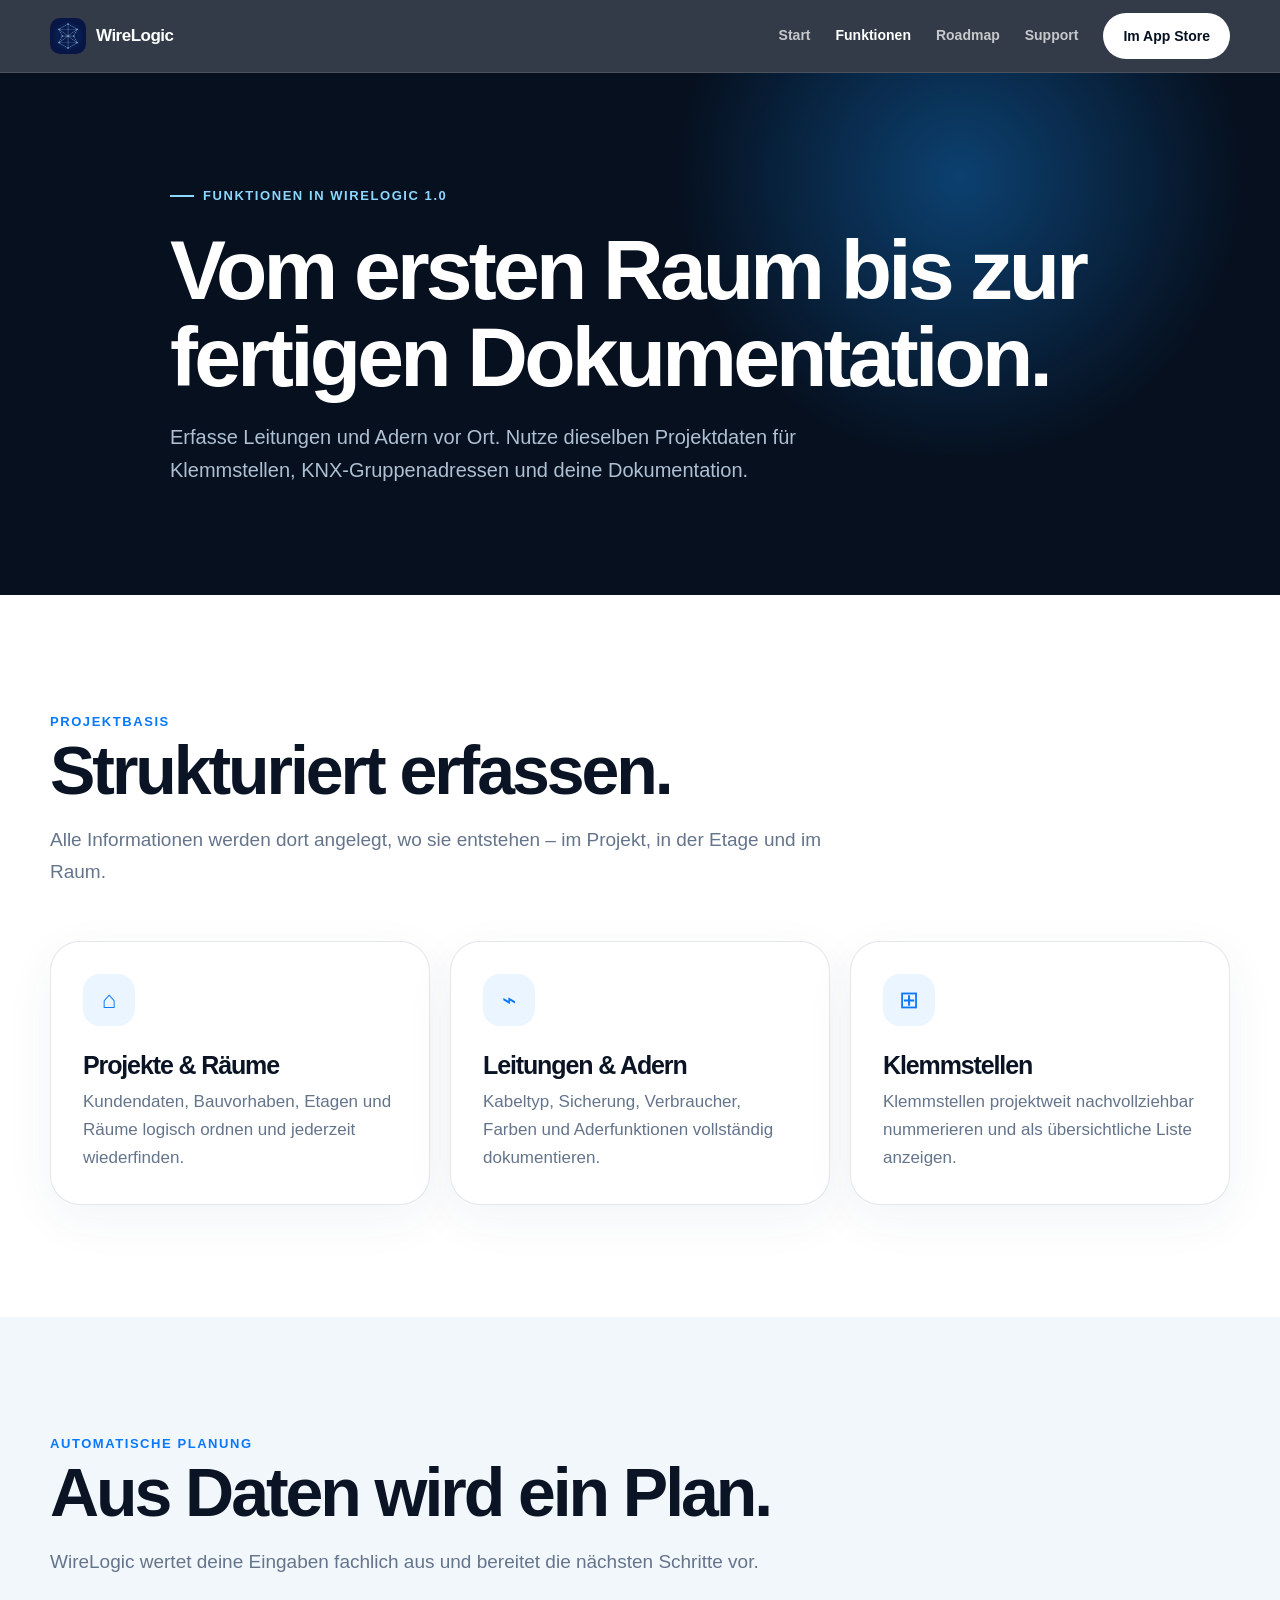
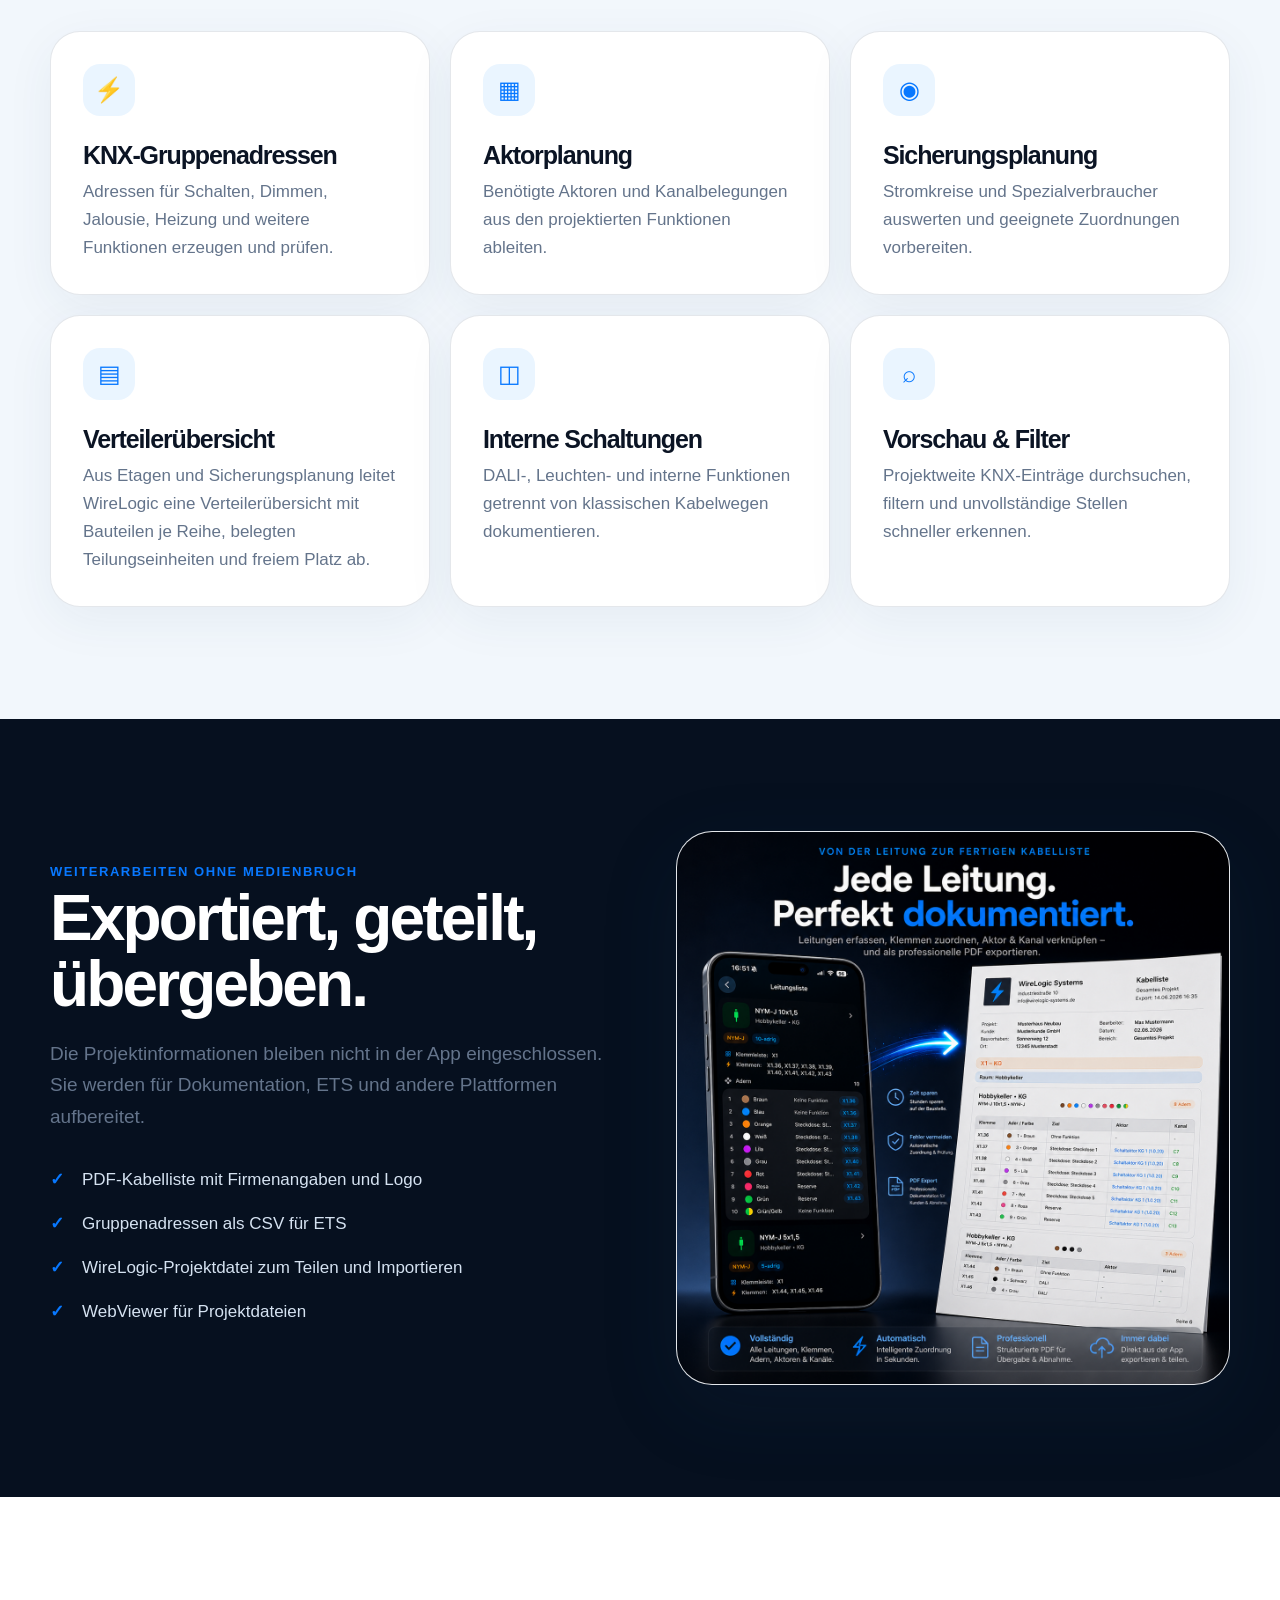
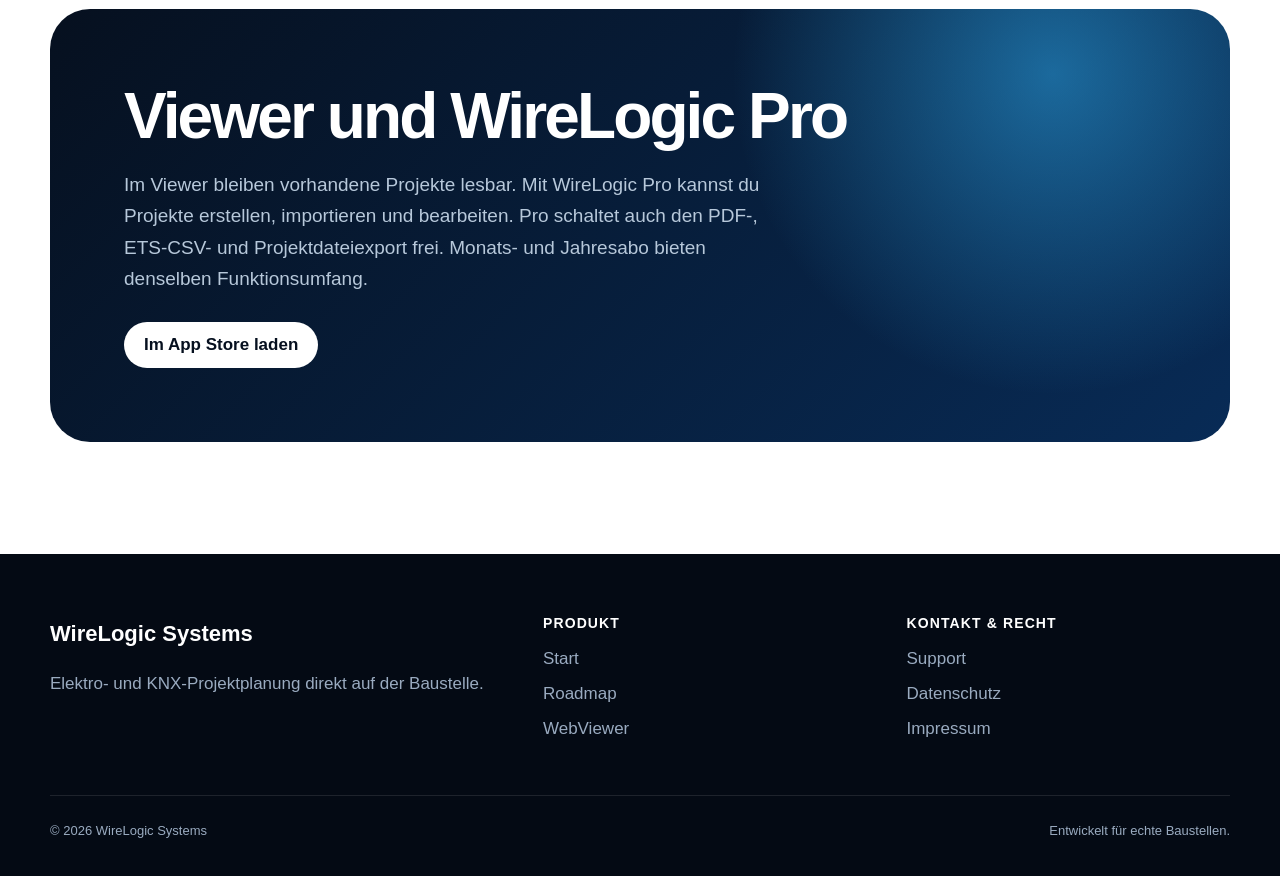
<file: funktionen.html>
<!doctype html>
<html lang="de">
<head>
  <meta charset="utf-8"><meta name="viewport" content="width=device-width,initial-scale=1">
  <title>Funktionen – WireLogic Elektro- &amp; KNX-Planung</title>
  <meta name="description" content="Die Funktionen von WireLogic 1.0 im Überblick. Leitungen und Adern erfassen, Klemmenlisten und KNX-Gruppenadressen erstellen sowie PDF und ETS-CSV exportieren.">
  <meta name="robots" content="index,follow"><link rel="canonical" href="https://wirelogicsystems.de/funktionen.html">
  <link rel="icon" href="assets/icons/logo.png"><link rel="stylesheet" href="assets/css/main.css">
  <meta property="og:type" content="website"><meta property="og:title" content="WireLogic Funktionen"><meta property="og:description" content="Vom ersten Raum bis zum fertigen Export – ein durchgängiger Workflow für Elektro- und KNX-Projekte."><meta property="og:url" content="https://wirelogicsystems.de/funktionen.html"><meta property="og:image" content="https://wirelogicsystems.de/assets/images/wirelogic-ets-export.png"><meta name="twitter:card" content="summary_large_image">
</head>
<body>
<a class="skip-link" href="#inhalt">Zum Inhalt</a>
<header class="site-header"><div class="nav-shell"><a class="brand" href="index.html"><img src="assets/icons/logo.png" alt="" width="36" height="36">WireLogic</a><button class="menu-button" type="button" aria-expanded="false" aria-controls="hauptnavigation" aria-label="Hauptnavigation">☰</button><nav id="hauptnavigation" class="nav-links" aria-label="Hauptnavigation"><a href="index.html">Start</a><a href="funktionen.html" aria-current="page">Funktionen</a><a href="roadmap.html">Roadmap</a><a href="support.html">Support</a><a class="nav-cta" href="https://apps.apple.com/app/id6767243569">Im App Store</a></nav></div></header>
<main id="inhalt">
  <section class="page-hero"><div class="section-inner"><span class="eyebrow">Funktionen in WireLogic 1.0</span><h1>Vom ersten Raum bis zur fertigen Dokumentation.</h1><p>Erfasse Leitungen und Adern vor Ort. Nutze dieselben Projektdaten für Klemmstellen, KNX-Gruppenadressen und deine Dokumentation.</p></div></section>
  <section class="section"><div class="section-inner">
    <div class="section-head"><span class="kicker">Projektbasis</span><h2>Strukturiert erfassen.</h2><p>Alle Informationen werden dort angelegt, wo sie entstehen – im Projekt, in der Etage und im Raum.</p></div>
    <div class="grid-3">
      <article class="feature-card reveal"><div class="feature-icon">⌂</div><h3>Projekte &amp; Räume</h3><p>Kundendaten, Bauvorhaben, Etagen und Räume logisch ordnen und jederzeit wiederfinden.</p></article>
      <article class="feature-card reveal"><div class="feature-icon">⌁</div><h3>Leitungen &amp; Adern</h3><p>Kabeltyp, Sicherung, Verbraucher, Farben und Aderfunktionen vollständig dokumentieren.</p></article>
      <article class="feature-card reveal"><div class="feature-icon">⊞</div><h3>Klemmstellen</h3><p>Klemmstellen projektweit nachvollziehbar nummerieren und als übersichtliche Liste anzeigen.</p></article>
    </div>
  </div></section>
  <section class="section section-soft"><div class="section-inner">
    <div class="section-head"><span class="kicker">Automatische Planung</span><h2>Aus Daten wird ein Plan.</h2><p>WireLogic wertet deine Eingaben fachlich aus und bereitet die nächsten Schritte vor.</p></div>
    <div class="grid-3">
      <article class="feature-card reveal"><div class="feature-icon">⚡</div><h3>KNX-Gruppenadressen</h3><p>Adressen für Schalten, Dimmen, Jalousie, Heizung und weitere Funktionen erzeugen und prüfen.</p></article>
      <article class="feature-card reveal"><div class="feature-icon">▦</div><h3>Aktorplanung</h3><p>Benötigte Aktoren und Kanalbelegungen aus den projektierten Funktionen ableiten.</p></article>
      <article class="feature-card reveal"><div class="feature-icon">◉</div><h3>Sicherungsplanung</h3><p>Stromkreise und Spezialverbraucher auswerten und geeignete Zuordnungen vorbereiten.</p></article>
      <article class="feature-card reveal"><div class="feature-icon">▤</div><h3>Verteilerübersicht</h3><p>Aus Etagen und Sicherungsplanung leitet WireLogic eine Verteilerübersicht mit Bauteilen je Reihe, belegten Teilungseinheiten und freiem Platz ab.</p></article>
      <article class="feature-card reveal"><div class="feature-icon">◫</div><h3>Interne Schaltungen</h3><p>DALI-, Leuchten- und interne Funktionen getrennt von klassischen Kabelwegen dokumentieren.</p></article>
      <article class="feature-card reveal"><div class="feature-icon">⌕</div><h3>Vorschau &amp; Filter</h3><p>Projektweite KNX-Einträge durchsuchen, filtern und unvollständige Stellen schneller erkennen.</p></article>
    </div>
  </div></section>
  <section class="section section-dark"><div class="section-inner split"><div><span class="kicker">Weiterarbeiten ohne Medienbruch</span><h2>Exportiert, geteilt, übergeben.</h2><p>Die Projektinformationen bleiben nicht in der App eingeschlossen. Sie werden für Dokumentation, ETS und andere Plattformen aufbereitet.</p><ul class="check-list"><li>PDF-Kabelliste mit Firmenangaben und Logo</li><li>Gruppenadressen als CSV für ETS</li><li>WireLogic-Projektdatei zum Teilen und Importieren</li><li>WebViewer für Projektdateien</li></ul></div><div class="media-panel"><img src="assets/images/wirelogic-pdf-dokumentation.png" alt="WireLogic PDF-Dokumentation" width="1254" height="1254" loading="lazy"></div></div></section>
  <section class="section" id="wirelogic-pro"><div class="section-inner"><div class="cta-panel"><h2>Viewer und WireLogic Pro</h2><p>Im Viewer bleiben vorhandene Projekte lesbar. Mit WireLogic Pro kannst du Projekte erstellen, importieren und bearbeiten. Pro schaltet auch den PDF-, ETS-CSV- und Projektdateiexport frei. Monats- und Jahresabo bieten denselben Funktionsumfang.</p><a class="button button-dark" href="https://apps.apple.com/app/id6767243569">Im App Store laden</a></div></div></section>
</main>
<footer class="site-footer"><div class="section-inner"><div class="footer-grid"><div><div class="footer-brand">WireLogic Systems</div><p>Elektro- und KNX-Projektplanung direkt auf der Baustelle.</p></div><div><h3>Produkt</h3><a href="index.html">Start</a><a href="roadmap.html">Roadmap</a><a href="https://severinfallecker1.github.io/wirelogic-web/">WebViewer</a></div><div><h3>Kontakt &amp; Recht</h3><a href="support.html">Support</a><a href="privacy.html">Datenschutz</a><a href="impressum.html">Impressum</a></div></div><div class="footer-bottom"><span>© <span data-year>2026</span> WireLogic Systems</span><span>Entwickelt für echte Baustellen.</span></div></div></footer>
<script src="assets/js/site.js" defer></script>
</body></html>
</file>
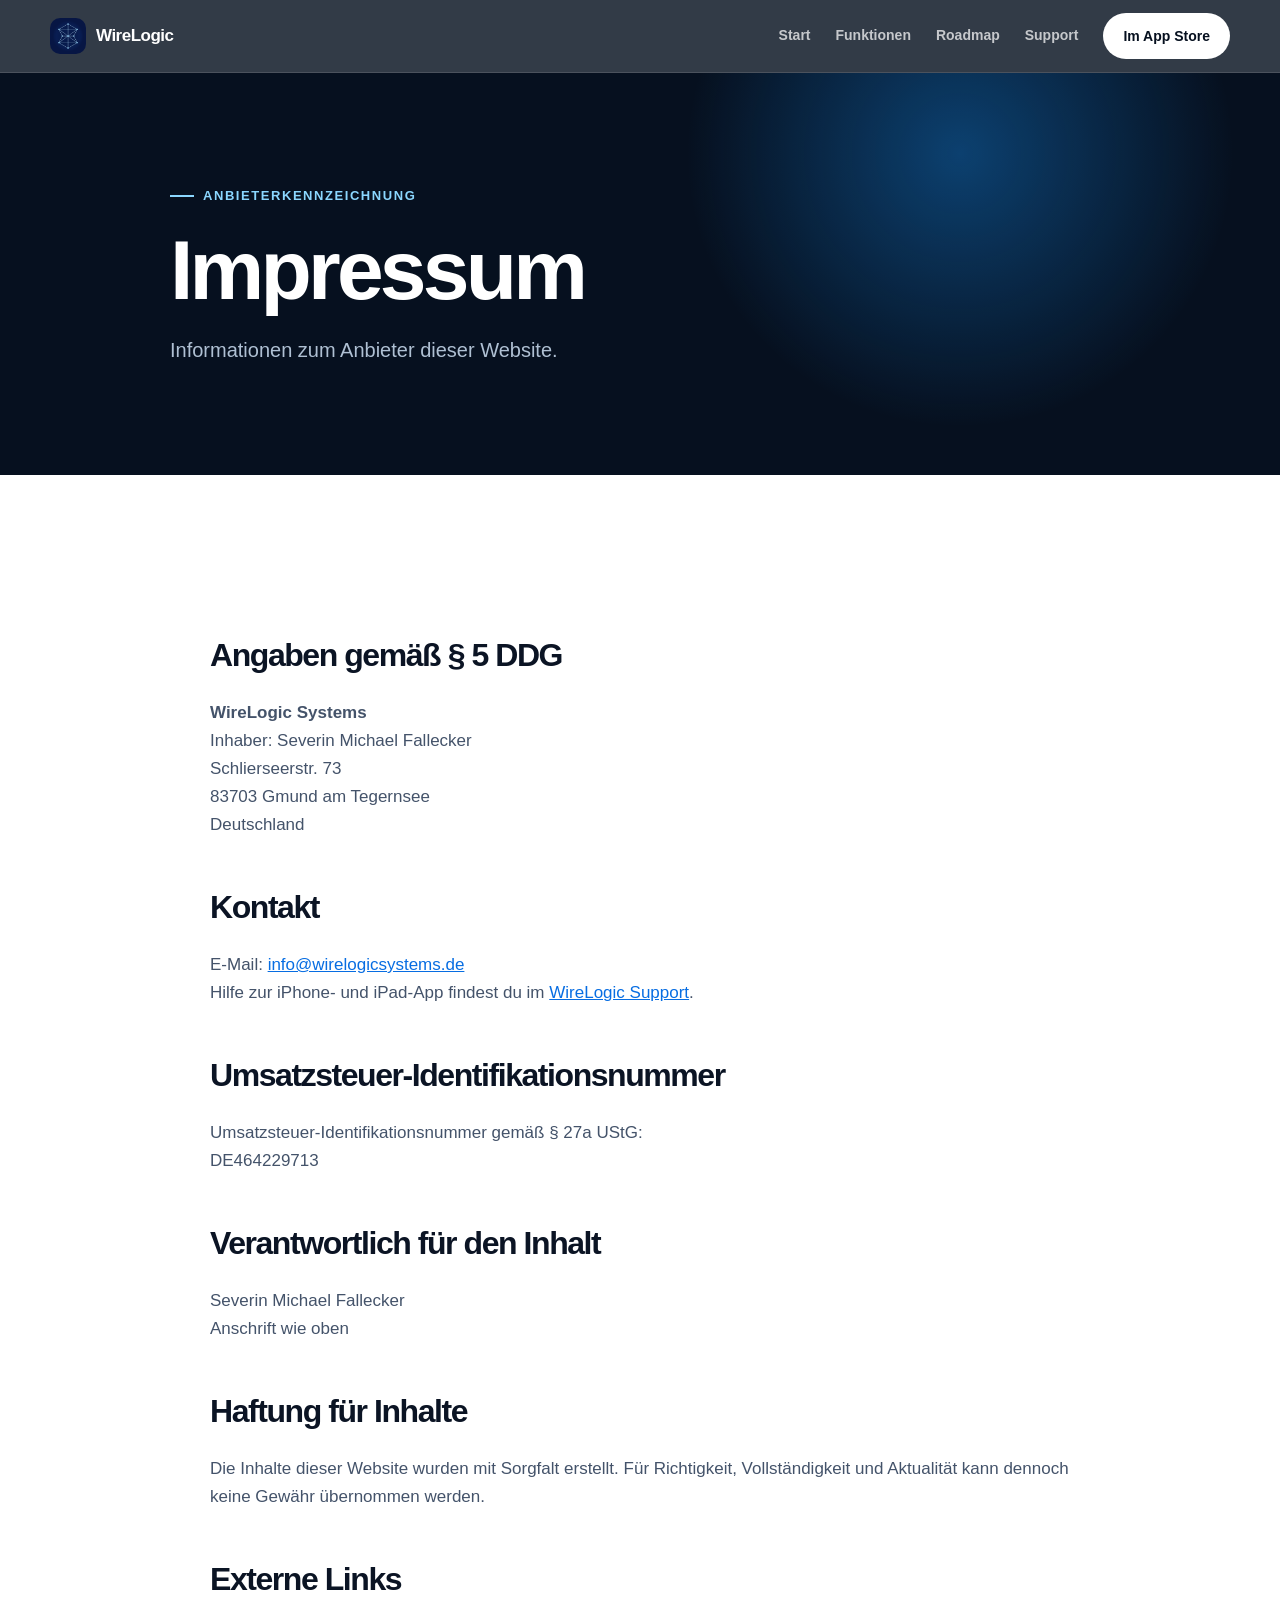
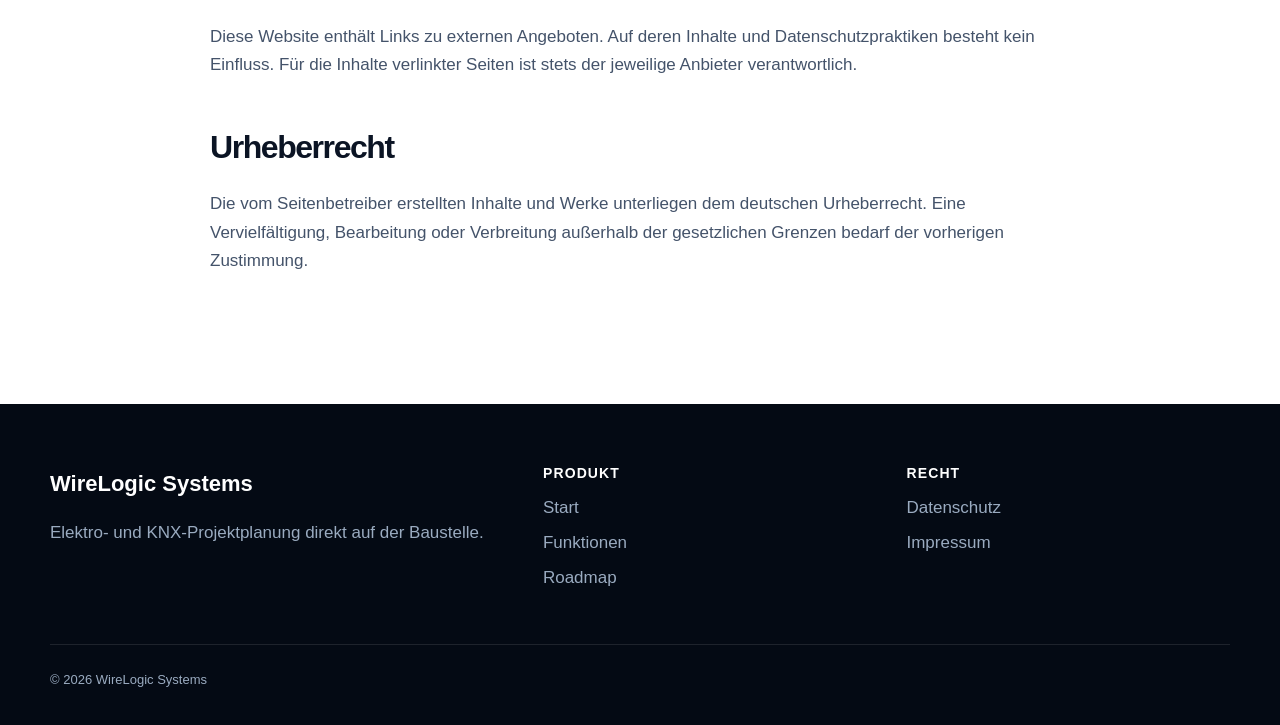
<file: impressum.html>
<!doctype html>
<html lang="de">
<head>
  <meta charset="utf-8"><meta name="viewport" content="width=device-width,initial-scale=1">
  <title>Impressum – WireLogic Systems</title><meta name="description" content="Impressum und Anbieterkennzeichnung von WireLogic Systems.">
  <meta name="robots" content="index,follow"><link rel="canonical" href="https://wirelogicsystems.de/impressum.html"><link rel="icon" href="assets/icons/logo.png"><link rel="stylesheet" href="assets/css/main.css">
</head>
<body>
<a class="skip-link" href="#inhalt">Zum Inhalt</a>
<header class="site-header"><div class="nav-shell"><a class="brand" href="index.html"><img src="assets/icons/logo.png" alt="" width="36" height="36">WireLogic</a><button class="menu-button" type="button" aria-expanded="false" aria-controls="hauptnavigation" aria-label="Hauptnavigation">☰</button><nav id="hauptnavigation" class="nav-links"><a href="index.html">Start</a><a href="funktionen.html">Funktionen</a><a href="roadmap.html">Roadmap</a><a href="support.html">Support</a><a class="nav-cta" href="https://apps.apple.com/app/id6767243569">Im App Store</a></nav></div></header>
<main id="inhalt">
  <section class="page-hero"><div class="section-inner"><span class="eyebrow">Anbieterkennzeichnung</span><h1>Impressum</h1><p>Informationen zum Anbieter dieser Website.</p></div></section>
  <section class="section"><div class="section-inner prose">
    <h2>Angaben gemäß § 5 DDG</h2>
    <p><strong>WireLogic Systems</strong><br>Inhaber: Severin Michael Fallecker<br>Schlierseerstr. 73<br>83703 Gmund am Tegernsee<br>Deutschland</p>
    <h2>Kontakt</h2><p>E-Mail: <a href="mailto:info@wirelogicsystems.de">info@wirelogicsystems.de</a><br>Hilfe zur iPhone- und iPad-App findest du im <a href="support.html">WireLogic Support</a>.</p>
    <h2>Umsatzsteuer-Identifikationsnummer</h2><p>Umsatzsteuer-Identifikationsnummer gemäß § 27a UStG:<br>DE464229713</p>
    <h2>Verantwortlich für den Inhalt</h2><p>Severin Michael Fallecker<br>Anschrift wie oben</p>
    <h2>Haftung für Inhalte</h2><p>Die Inhalte dieser Website wurden mit Sorgfalt erstellt. Für Richtigkeit, Vollständigkeit und Aktualität kann dennoch keine Gewähr übernommen werden.</p>
    <h2>Externe Links</h2><p>Diese Website enthält Links zu externen Angeboten. Auf deren Inhalte und Datenschutzpraktiken besteht kein Einfluss. Für die Inhalte verlinkter Seiten ist stets der jeweilige Anbieter verantwortlich.</p>
    <h2>Urheberrecht</h2><p>Die vom Seitenbetreiber erstellten Inhalte und Werke unterliegen dem deutschen Urheberrecht. Eine Vervielfältigung, Bearbeitung oder Verbreitung außerhalb der gesetzlichen Grenzen bedarf der vorherigen Zustimmung.</p>
  </div></section>
</main>
<footer class="site-footer"><div class="section-inner"><div class="footer-grid"><div><div class="footer-brand">WireLogic Systems</div><p>Elektro- und KNX-Projektplanung direkt auf der Baustelle.</p></div><div><h3>Produkt</h3><a href="index.html">Start</a><a href="funktionen.html">Funktionen</a><a href="roadmap.html">Roadmap</a></div><div><h3>Recht</h3><a href="privacy.html">Datenschutz</a><a href="impressum.html" aria-current="page">Impressum</a></div></div><div class="footer-bottom"><span>© <span data-year>2026</span> WireLogic Systems</span></div></div></footer>
<script src="assets/js/site.js" defer></script>
</body></html>
</file>
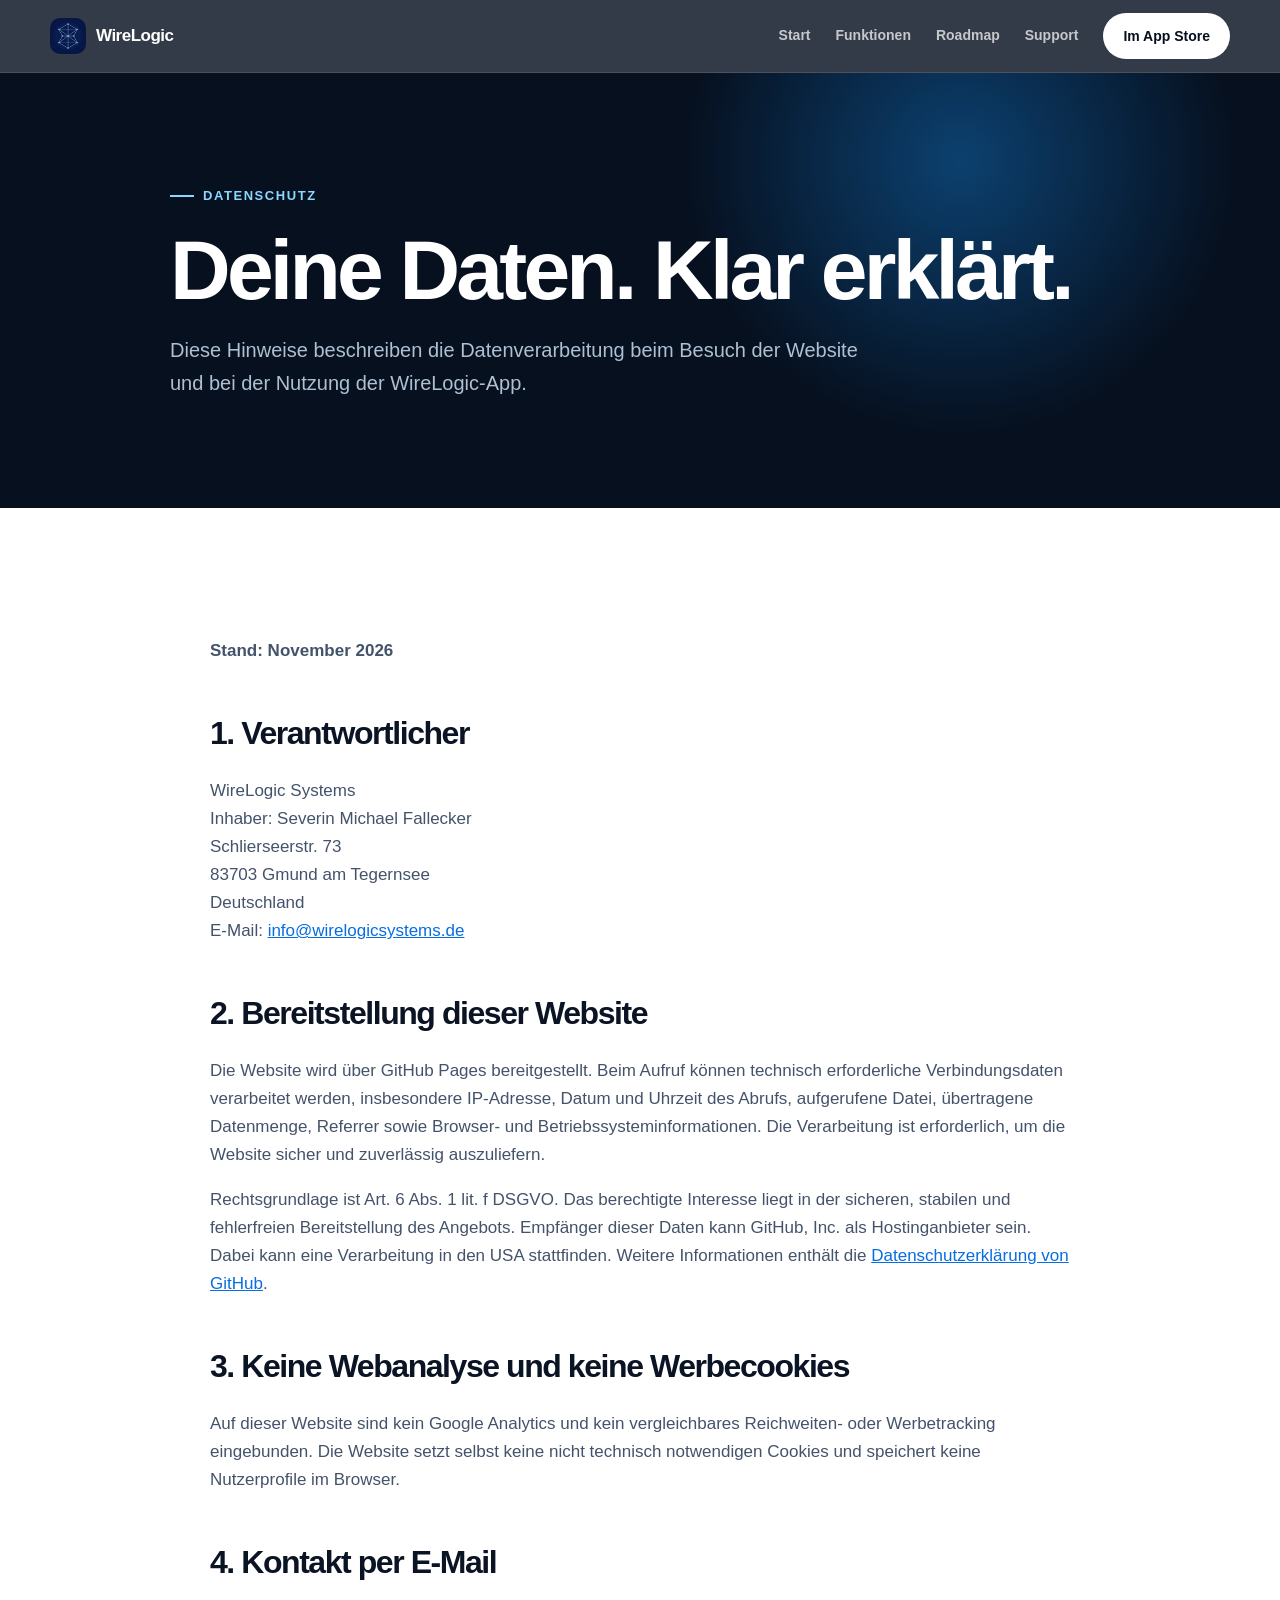
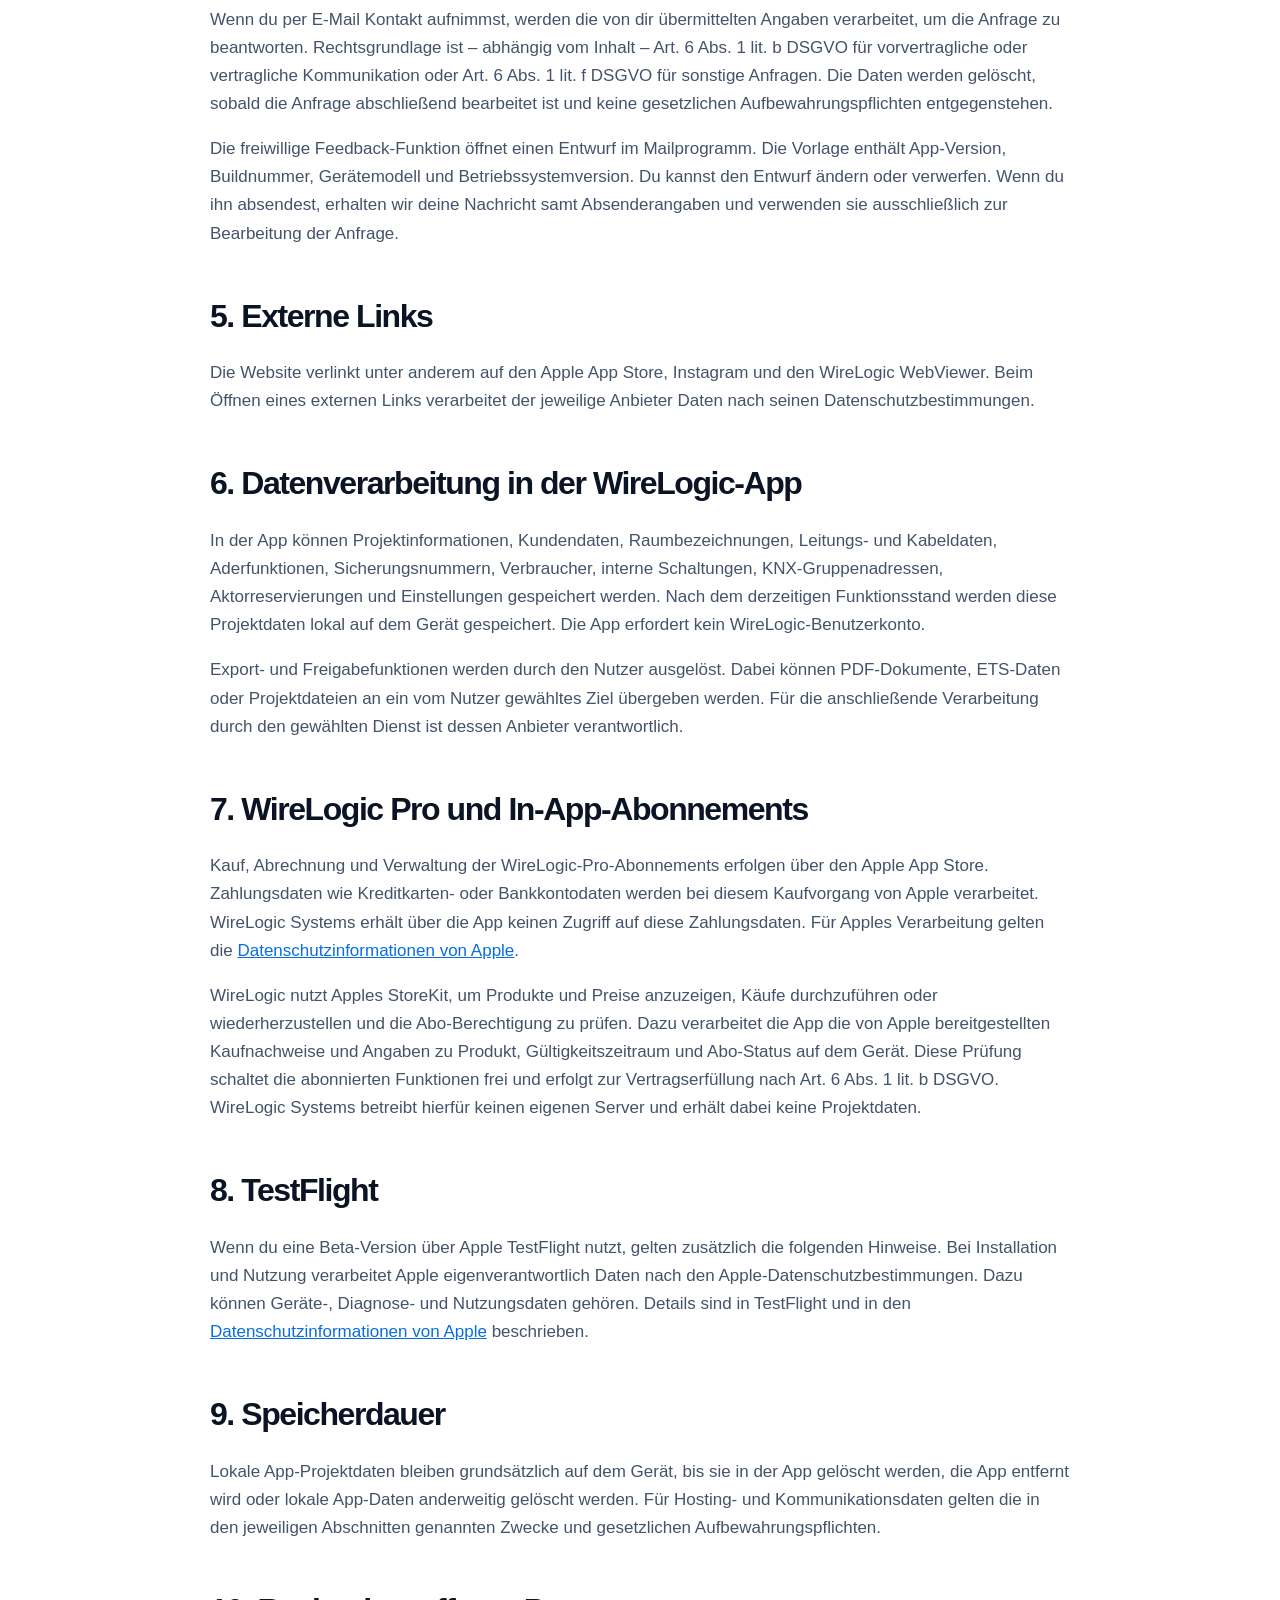
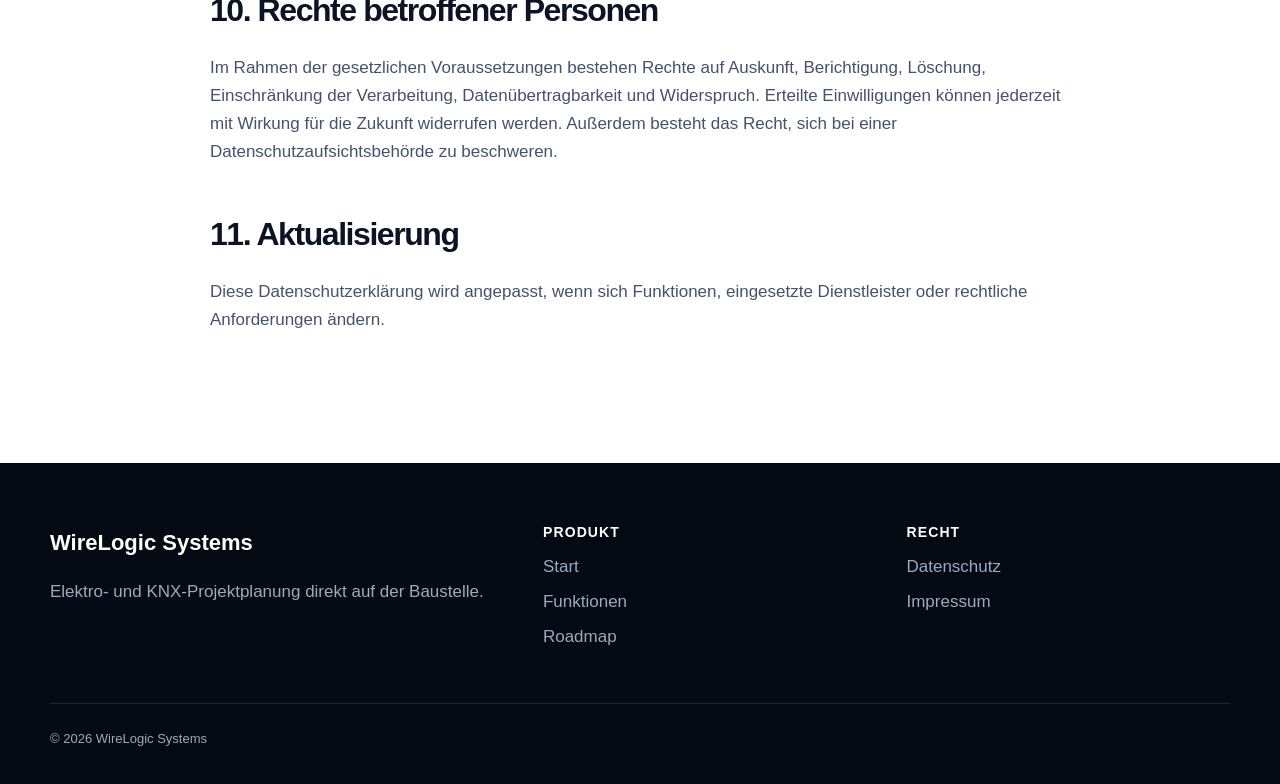
<file: privacy.html>
<!doctype html>
<html lang="de">
<head>
  <meta charset="utf-8"><meta name="viewport" content="width=device-width,initial-scale=1">
  <title>Datenschutzerklärung – WireLogic Systems</title><meta name="description" content="Datenschutzerklärung für die WireLogic-Website und die WireLogic-App.">
  <meta name="robots" content="index,follow"><link rel="canonical" href="https://wirelogicsystems.de/privacy.html"><link rel="icon" href="assets/icons/logo.png"><link rel="stylesheet" href="assets/css/main.css">
</head>
<body>
<a class="skip-link" href="#inhalt">Zum Inhalt</a>
<header class="site-header"><div class="nav-shell"><a class="brand" href="index.html"><img src="assets/icons/logo.png" alt="" width="36" height="36">WireLogic</a><button class="menu-button" type="button" aria-expanded="false" aria-controls="hauptnavigation" aria-label="Hauptnavigation">☰</button><nav id="hauptnavigation" class="nav-links"><a href="index.html">Start</a><a href="funktionen.html">Funktionen</a><a href="roadmap.html">Roadmap</a><a href="support.html">Support</a><a class="nav-cta" href="https://apps.apple.com/app/id6767243569">Im App Store</a></nav></div></header>
<main id="inhalt">
  <section class="page-hero"><div class="section-inner"><span class="eyebrow">Datenschutz</span><h1>Deine Daten. Klar erklärt.</h1><p>Diese Hinweise beschreiben die Datenverarbeitung beim Besuch der Website und bei der Nutzung der WireLogic-App.</p></div></section>
  <section class="section"><div class="section-inner prose">
    <p><strong>Stand: November 2026</strong></p>
    <h2>1. Verantwortlicher</h2>
    <p>WireLogic Systems<br>Inhaber: Severin Michael Fallecker<br>Schlierseerstr. 73<br>83703 Gmund am Tegernsee<br>Deutschland<br>E-Mail: <a href="mailto:info@wirelogicsystems.de">info@wirelogicsystems.de</a></p>
    <h2>2. Bereitstellung dieser Website</h2>
    <p>Die Website wird über GitHub Pages bereitgestellt. Beim Aufruf können technisch erforderliche Verbindungsdaten verarbeitet werden, insbesondere IP-Adresse, Datum und Uhrzeit des Abrufs, aufgerufene Datei, übertragene Datenmenge, Referrer sowie Browser- und Betriebssysteminformationen. Die Verarbeitung ist erforderlich, um die Website sicher und zuverlässig auszuliefern.</p>
    <p>Rechtsgrundlage ist Art. 6 Abs. 1 lit. f DSGVO. Das berechtigte Interesse liegt in der sicheren, stabilen und fehlerfreien Bereitstellung des Angebots. Empfänger dieser Daten kann GitHub, Inc. als Hostinganbieter sein. Dabei kann eine Verarbeitung in den USA stattfinden. Weitere Informationen enthält die <a href="https://docs.github.com/de/site-policy/privacy-policies/github-general-privacy-statement" rel="noopener noreferrer">Datenschutzerklärung von GitHub</a>.</p>
    <h2>3. Keine Webanalyse und keine Werbecookies</h2>
    <p>Auf dieser Website sind kein Google Analytics und kein vergleichbares Reichweiten- oder Werbetracking eingebunden. Die Website setzt selbst keine nicht technisch notwendigen Cookies und speichert keine Nutzerprofile im Browser.</p>
    <h2>4. Kontakt per E-Mail</h2>
    <p>Wenn du per E-Mail Kontakt aufnimmst, werden die von dir übermittelten Angaben verarbeitet, um die Anfrage zu beantworten. Rechtsgrundlage ist – abhängig vom Inhalt – Art. 6 Abs. 1 lit. b DSGVO für vorvertragliche oder vertragliche Kommunikation oder Art. 6 Abs. 1 lit. f DSGVO für sonstige Anfragen. Die Daten werden gelöscht, sobald die Anfrage abschließend bearbeitet ist und keine gesetzlichen Aufbewahrungspflichten entgegenstehen.</p>
    <p>Die freiwillige Feedback-Funktion öffnet einen Entwurf im Mailprogramm. Die Vorlage enthält App-Version, Buildnummer, Gerätemodell und Betriebssystemversion. Du kannst den Entwurf ändern oder verwerfen. Wenn du ihn absendest, erhalten wir deine Nachricht samt Absenderangaben und verwenden sie ausschließlich zur Bearbeitung der Anfrage.</p>
    <h2>5. Externe Links</h2>
    <p>Die Website verlinkt unter anderem auf den Apple App Store, Instagram und den WireLogic WebViewer. Beim Öffnen eines externen Links verarbeitet der jeweilige Anbieter Daten nach seinen Datenschutzbestimmungen.</p>
    <h2>6. Datenverarbeitung in der WireLogic-App</h2>
    <p>In der App können Projektinformationen, Kundendaten, Raumbezeichnungen, Leitungs- und Kabeldaten, Aderfunktionen, Sicherungsnummern, Verbraucher, interne Schaltungen, KNX-Gruppenadressen, Aktorreservierungen und Einstellungen gespeichert werden. Nach dem derzeitigen Funktionsstand werden diese Projektdaten lokal auf dem Gerät gespeichert. Die App erfordert kein WireLogic-Benutzerkonto.</p>
    <p>Export- und Freigabefunktionen werden durch den Nutzer ausgelöst. Dabei können PDF-Dokumente, ETS-Daten oder Projektdateien an ein vom Nutzer gewähltes Ziel übergeben werden. Für die anschließende Verarbeitung durch den gewählten Dienst ist dessen Anbieter verantwortlich.</p>
    <h2>7. WireLogic Pro und In-App-Abonnements</h2>
    <p>Kauf, Abrechnung und Verwaltung der WireLogic-Pro-Abonnements erfolgen über den Apple App Store. Zahlungsdaten wie Kreditkarten- oder Bankkontodaten werden bei diesem Kaufvorgang von Apple verarbeitet. WireLogic Systems erhält über die App keinen Zugriff auf diese Zahlungsdaten. Für Apples Verarbeitung gelten die <a href="https://www.apple.com/de/legal/privacy/" rel="noopener noreferrer">Datenschutzinformationen von Apple</a>.</p>
    <p>WireLogic nutzt Apples StoreKit, um Produkte und Preise anzuzeigen, Käufe durchzuführen oder wiederherzustellen und die Abo-Berechtigung zu prüfen. Dazu verarbeitet die App die von Apple bereitgestellten Kaufnachweise und Angaben zu Produkt, Gültigkeitszeitraum und Abo-Status auf dem Gerät. Diese Prüfung schaltet die abonnierten Funktionen frei und erfolgt zur Vertragserfüllung nach Art. 6 Abs. 1 lit. b DSGVO. WireLogic Systems betreibt hierfür keinen eigenen Server und erhält dabei keine Projektdaten.</p>
    <h2>8. TestFlight</h2>
    <p>Wenn du eine Beta-Version über Apple TestFlight nutzt, gelten zusätzlich die folgenden Hinweise. Bei Installation und Nutzung verarbeitet Apple eigenverantwortlich Daten nach den Apple-Datenschutzbestimmungen. Dazu können Geräte-, Diagnose- und Nutzungsdaten gehören. Details sind in TestFlight und in den <a href="https://www.apple.com/de/legal/privacy/" rel="noopener noreferrer">Datenschutzinformationen von Apple</a> beschrieben.</p>
    <h2>9. Speicherdauer</h2>
    <p>Lokale App-Projektdaten bleiben grundsätzlich auf dem Gerät, bis sie in der App gelöscht werden, die App entfernt wird oder lokale App-Daten anderweitig gelöscht werden. Für Hosting- und Kommunikationsdaten gelten die in den jeweiligen Abschnitten genannten Zwecke und gesetzlichen Aufbewahrungspflichten.</p>
    <h2>10. Rechte betroffener Personen</h2>
    <p>Im Rahmen der gesetzlichen Voraussetzungen bestehen Rechte auf Auskunft, Berichtigung, Löschung, Einschränkung der Verarbeitung, Datenübertragbarkeit und Widerspruch. Erteilte Einwilligungen können jederzeit mit Wirkung für die Zukunft widerrufen werden. Außerdem besteht das Recht, sich bei einer Datenschutzaufsichtsbehörde zu beschweren.</p>
    <h2>11. Aktualisierung</h2>
    <p>Diese Datenschutzerklärung wird angepasst, wenn sich Funktionen, eingesetzte Dienstleister oder rechtliche Anforderungen ändern.</p>
  </div></section>
</main>
<footer class="site-footer"><div class="section-inner"><div class="footer-grid"><div><div class="footer-brand">WireLogic Systems</div><p>Elektro- und KNX-Projektplanung direkt auf der Baustelle.</p></div><div><h3>Produkt</h3><a href="index.html">Start</a><a href="funktionen.html">Funktionen</a><a href="roadmap.html">Roadmap</a></div><div><h3>Recht</h3><a href="privacy.html" aria-current="page">Datenschutz</a><a href="impressum.html">Impressum</a></div></div><div class="footer-bottom"><span>© <span data-year>2026</span> WireLogic Systems</span></div></div></footer>
<script src="assets/js/site.js" defer></script>
</body></html>
</file>
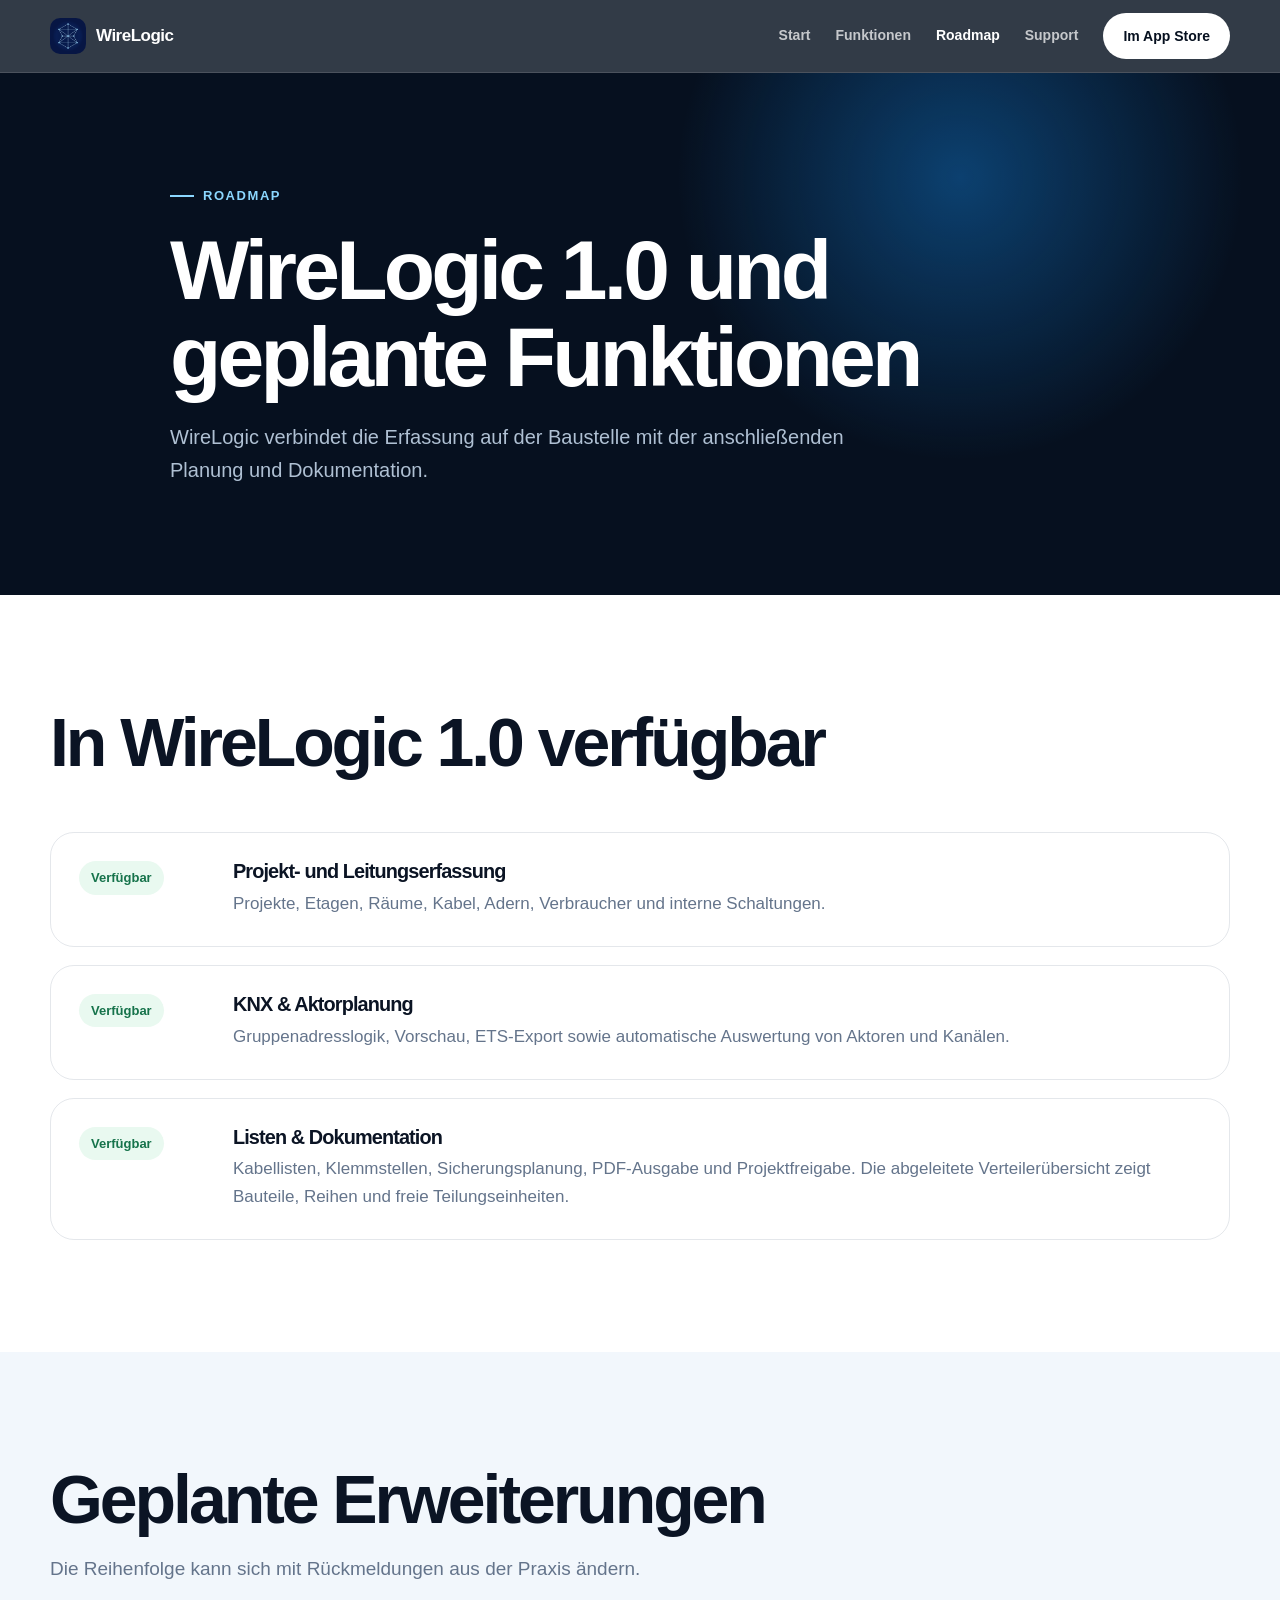
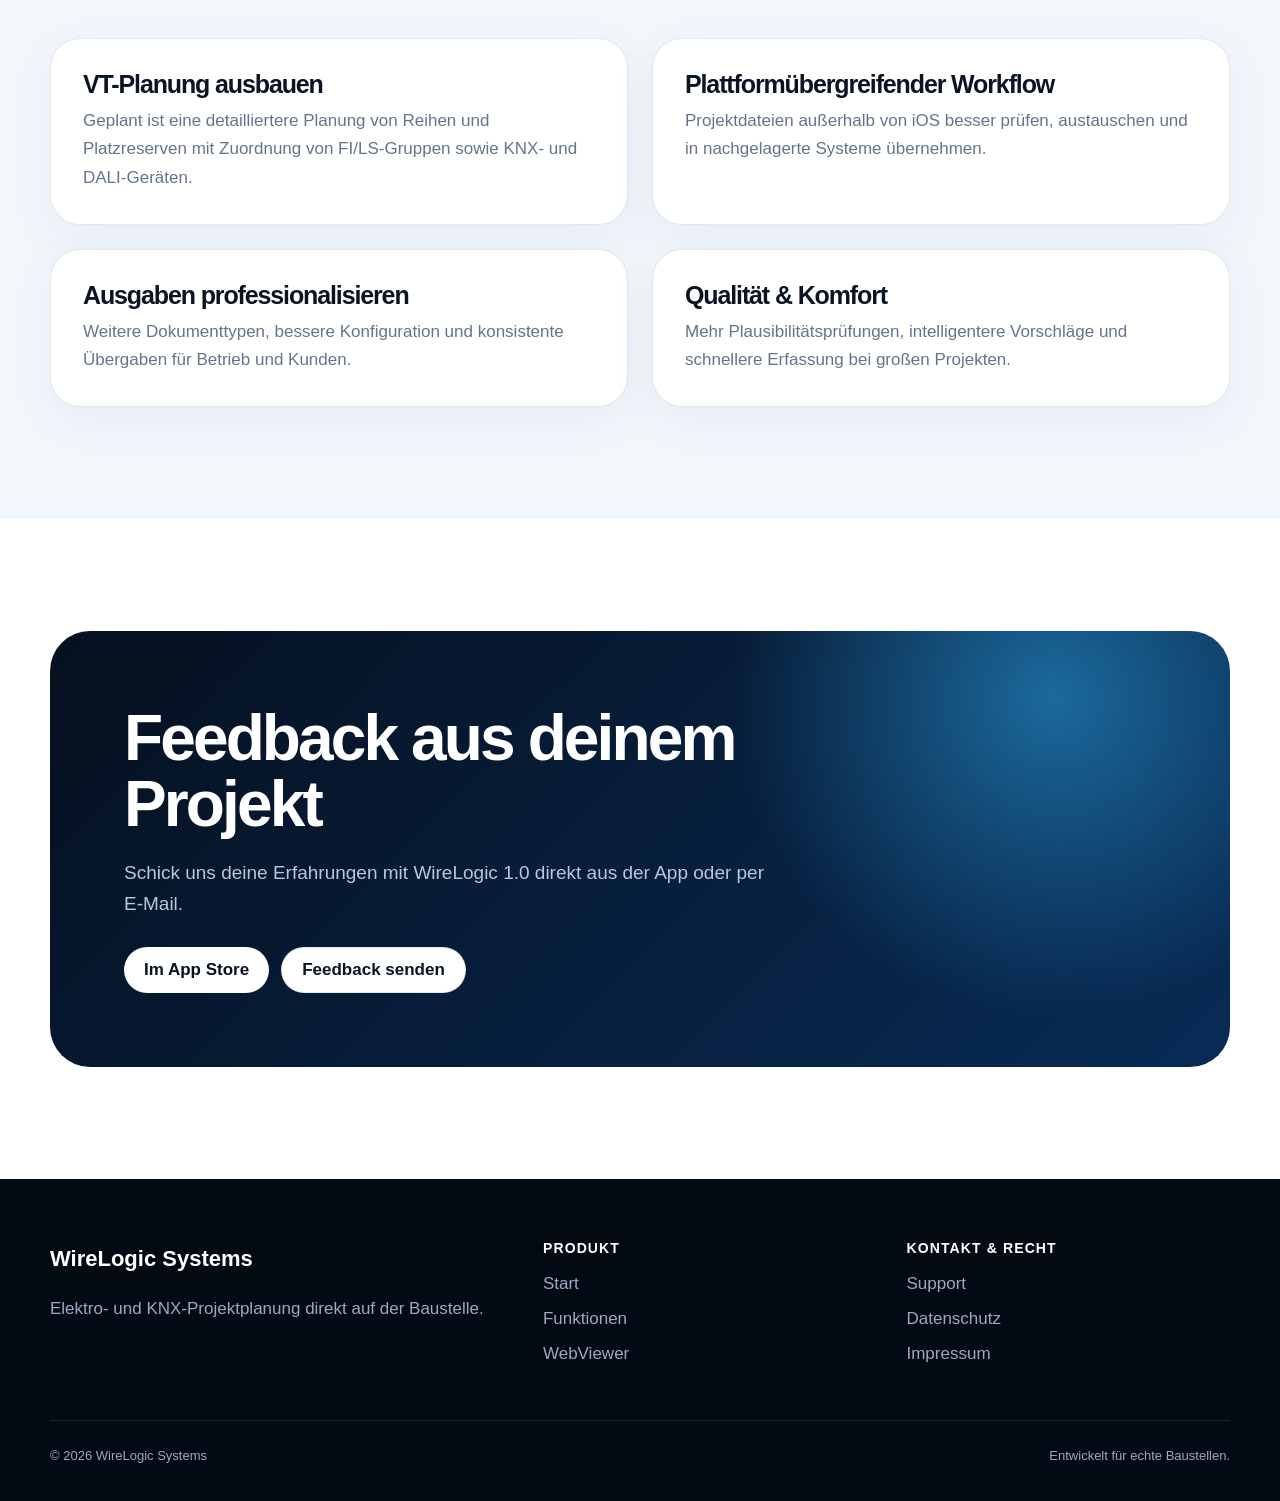
<file: roadmap.html>
<!doctype html>
<html lang="de">
<head>
  <meta charset="utf-8"><meta name="viewport" content="width=device-width,initial-scale=1">
  <title>Roadmap – Die Zukunft von WireLogic</title>
  <meta name="description" content="Was WireLogic 1.0 bereits bietet und welche Erweiterungen geplant sind, darunter der Ausbau der VT-Planung und weitere Dokumenttypen.">
  <meta name="robots" content="index,follow"><link rel="canonical" href="https://wirelogicsystems.de/roadmap.html"><link rel="icon" href="assets/icons/logo.png"><link rel="stylesheet" href="assets/css/main.css">
  <meta property="og:type" content="website"><meta property="og:title" content="WireLogic Roadmap"><meta property="og:description" content="Transparent weiterentwickelt – mit Feedback aus echten Projekten."><meta property="og:url" content="https://wirelogicsystems.de/roadmap.html"><meta property="og:image" content="https://wirelogicsystems.de/assets/images/wirelogic-ets-export.png"><meta name="twitter:card" content="summary_large_image">
</head>
<body>
<a class="skip-link" href="#inhalt">Zum Inhalt</a>
<header class="site-header"><div class="nav-shell"><a class="brand" href="index.html"><img src="assets/icons/logo.png" alt="" width="36" height="36">WireLogic</a><button class="menu-button" type="button" aria-expanded="false" aria-controls="hauptnavigation" aria-label="Hauptnavigation">☰</button><nav id="hauptnavigation" class="nav-links" aria-label="Hauptnavigation"><a href="index.html">Start</a><a href="funktionen.html">Funktionen</a><a href="roadmap.html" aria-current="page">Roadmap</a><a href="support.html">Support</a><a class="nav-cta" href="https://apps.apple.com/app/id6767243569">Im App Store</a></nav></div></header>
<main id="inhalt">
  <section class="page-hero"><div class="section-inner"><span class="eyebrow">Roadmap</span><h1>WireLogic 1.0 und geplante Funktionen</h1><p>WireLogic verbindet die Erfassung auf der Baustelle mit der anschließenden Planung und Dokumentation.</p></div></section>
  <section class="section"><div class="section-inner">
    <div class="section-head"><h2>In WireLogic 1.0 verfügbar</h2></div>
    <div class="roadmap-grid">
      <article class="roadmap-item reveal"><div><span class="status">Verfügbar</span></div><div><h3>Projekt- und Leitungserfassung</h3><p>Projekte, Etagen, Räume, Kabel, Adern, Verbraucher und interne Schaltungen.</p></div></article>
      <article class="roadmap-item reveal"><div><span class="status">Verfügbar</span></div><div><h3>KNX &amp; Aktorplanung</h3><p>Gruppenadresslogik, Vorschau, ETS-Export sowie automatische Auswertung von Aktoren und Kanälen.</p></div></article>
      <article class="roadmap-item reveal"><div><span class="status">Verfügbar</span></div><div><h3>Listen &amp; Dokumentation</h3><p>Kabellisten, Klemmstellen, Sicherungsplanung, PDF-Ausgabe und Projektfreigabe. Die abgeleitete Verteilerübersicht zeigt Bauteile, Reihen und freie Teilungseinheiten.</p></div></article>
    </div>
  </div></section>
  <section class="section section-soft"><div class="section-inner">
    <div class="section-head"><h2>Geplante Erweiterungen</h2><p>Die Reihenfolge kann sich mit Rückmeldungen aus der Praxis ändern.</p></div>
    <div class="grid-2">
      <article class="content-card reveal"><h3>VT-Planung ausbauen</h3><p>Geplant ist eine detailliertere Planung von Reihen und Platzreserven mit Zuordnung von FI/LS-Gruppen sowie KNX- und DALI-Geräten.</p></article>
      <article class="content-card reveal"><h3>Plattformübergreifender Workflow</h3><p>Projektdateien außerhalb von iOS besser prüfen, austauschen und in nachgelagerte Systeme übernehmen.</p></article>
      <article class="content-card reveal"><h3>Ausgaben professionalisieren</h3><p>Weitere Dokumenttypen, bessere Konfiguration und konsistente Übergaben für Betrieb und Kunden.</p></article>
      <article class="content-card reveal"><h3>Qualität &amp; Komfort</h3><p>Mehr Plausibilitätsprüfungen, intelligentere Vorschläge und schnellere Erfassung bei großen Projekten.</p></article>
    </div>
  </div></section>
  <section class="section"><div class="section-inner"><div class="cta-panel"><h2>Feedback aus deinem Projekt</h2><p>Schick uns deine Erfahrungen mit WireLogic 1.0 direkt aus der App oder per E-Mail.</p><div class="actions"><a class="button button-dark" href="https://apps.apple.com/app/id6767243569">Im App Store</a><a class="button button-secondary" href="mailto:info@wirelogicsystems.de">Feedback senden</a></div></div></div></section>
</main>
<footer class="site-footer"><div class="section-inner"><div class="footer-grid"><div><div class="footer-brand">WireLogic Systems</div><p>Elektro- und KNX-Projektplanung direkt auf der Baustelle.</p></div><div><h3>Produkt</h3><a href="index.html">Start</a><a href="funktionen.html">Funktionen</a><a href="https://severinfallecker1.github.io/wirelogic-web/">WebViewer</a></div><div><h3>Kontakt &amp; Recht</h3><a href="support.html">Support</a><a href="privacy.html">Datenschutz</a><a href="impressum.html">Impressum</a></div></div><div class="footer-bottom"><span>© <span data-year>2026</span> WireLogic Systems</span><span>Entwickelt für echte Baustellen.</span></div></div></footer>
<script src="assets/js/site.js" defer></script>
</body></html>
</file>
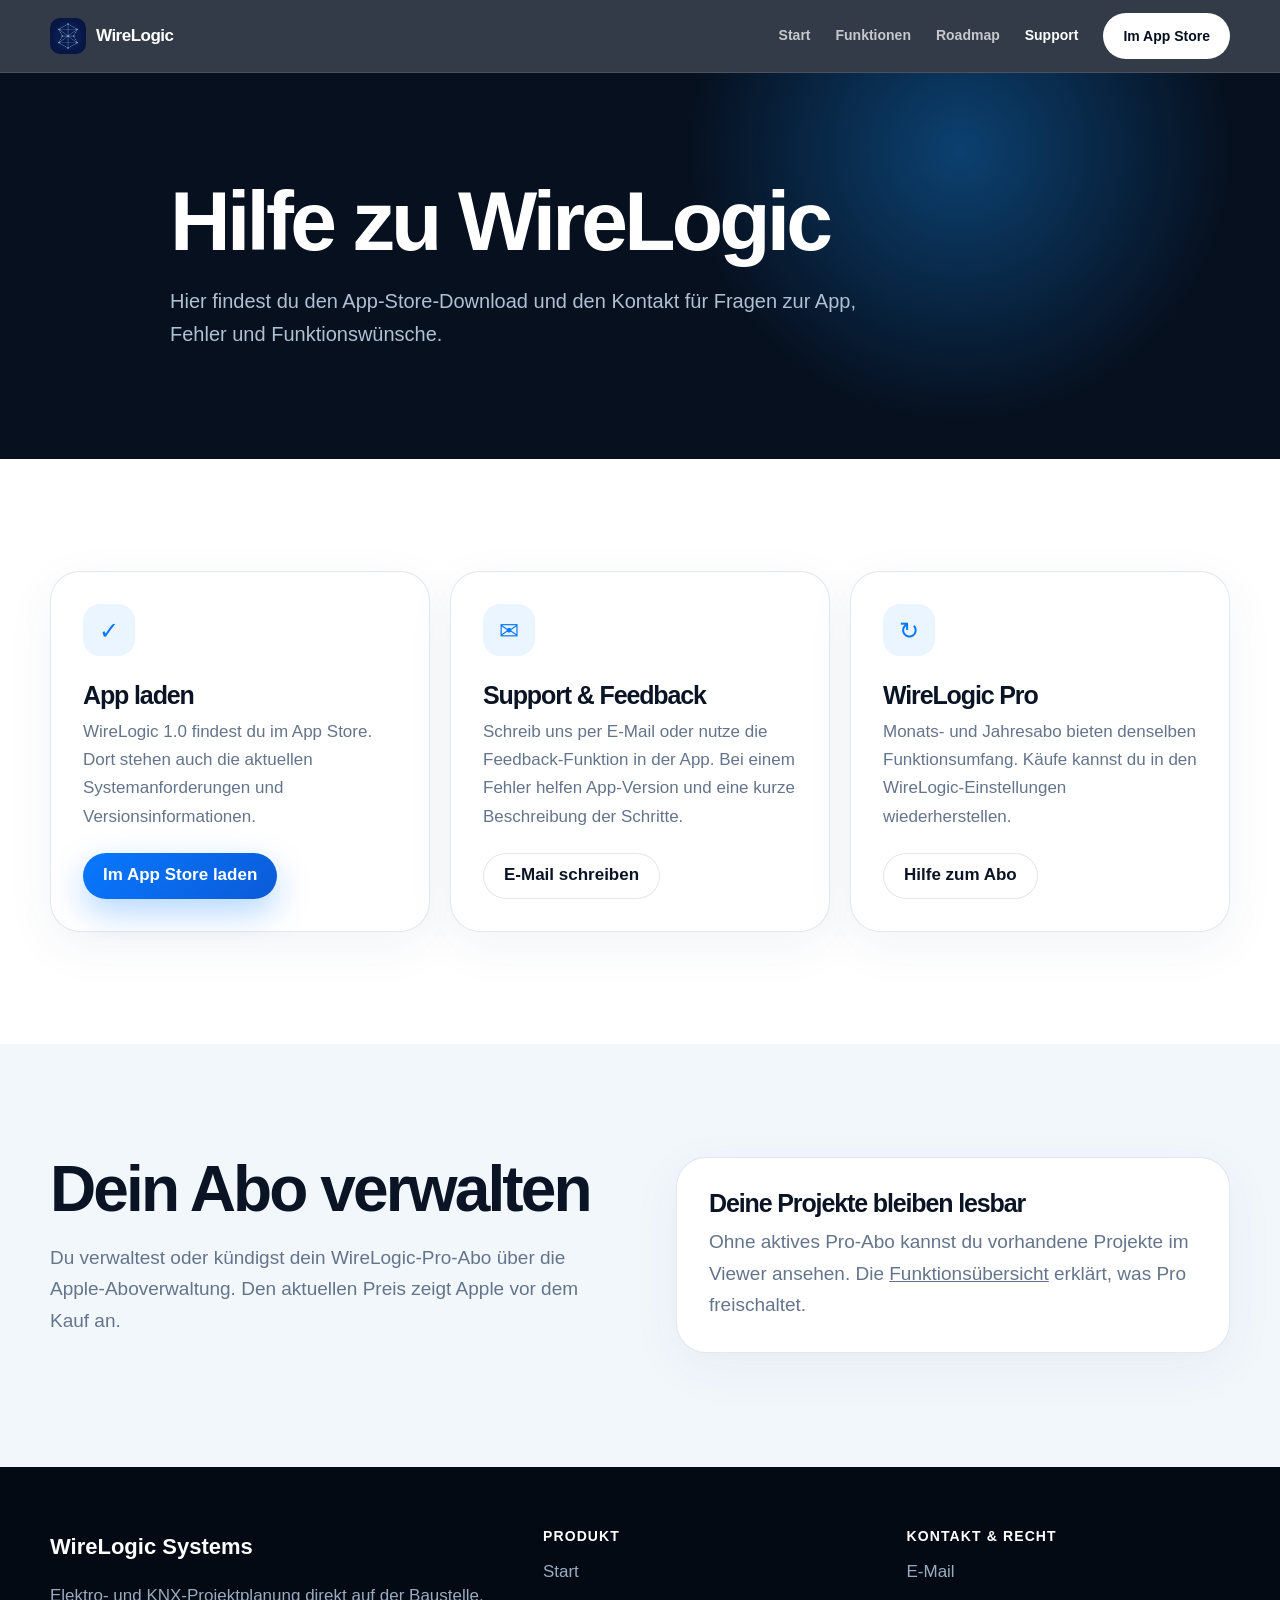
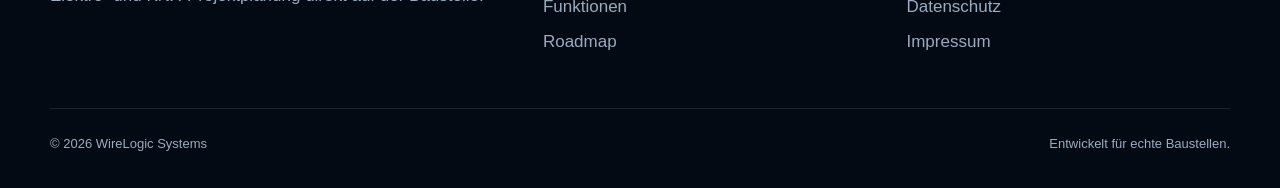
<file: support.html>
<!doctype html>
<html lang="de">
<head>
  <meta charset="utf-8"><meta name="viewport" content="width=device-width,initial-scale=1">
  <title>WireLogic Support</title><meta name="description" content="Hilfe zu WireLogic 1.0 für iPhone und iPad, Kontakt bei Fragen und Fehlern sowie Informationen zu WireLogic-Pro-Abos.">
  <meta name="robots" content="index,follow"><link rel="canonical" href="https://wirelogicsystems.de/support.html"><link rel="icon" href="assets/icons/logo.png"><link rel="stylesheet" href="assets/css/main.css">
  <meta property="og:type" content="website"><meta property="og:title" content="WireLogic Support"><meta property="og:description" content="Hilfe zur WireLogic-App, WireLogic-Pro-Abos und Feedback."><meta property="og:url" content="https://wirelogicsystems.de/support.html"><meta property="og:image" content="https://wirelogicsystems.de/assets/images/wirelogic-ets-export.png"><meta name="twitter:card" content="summary_large_image">
</head>
<body>
<a class="skip-link" href="#inhalt">Zum Inhalt</a>
<header class="site-header"><div class="nav-shell"><a class="brand" href="index.html"><img src="assets/icons/logo.png" alt="" width="36" height="36">WireLogic</a><button class="menu-button" type="button" aria-expanded="false" aria-controls="hauptnavigation" aria-label="Hauptnavigation">☰</button><nav id="hauptnavigation" class="nav-links"><a href="index.html">Start</a><a href="funktionen.html">Funktionen</a><a href="roadmap.html">Roadmap</a><a href="support.html" aria-current="page">Support</a><a class="nav-cta" href="https://apps.apple.com/app/id6767243569">Im App Store</a></nav></div></header>
<main id="inhalt">
  <section class="page-hero"><div class="section-inner"><h1>Hilfe zu WireLogic</h1><p>Hier findest du den App-Store-Download und den Kontakt für Fragen zur App, Fehler und Funktionswünsche.</p></div></section>
  <section class="section"><div class="section-inner">
    <div class="grid-3">
      <article class="feature-card reveal"><div class="feature-icon">✓</div><h3>App laden</h3><p>WireLogic 1.0 findest du im App Store. Dort stehen auch die aktuellen Systemanforderungen und Versionsinformationen.</p><p class="card-action"><a class="button button-primary" href="https://apps.apple.com/app/id6767243569">Im App Store laden</a></p></article>
      <article class="feature-card reveal"><div class="feature-icon">✉</div><h3>Support &amp; Feedback</h3><p>Schreib uns per E-Mail oder nutze die Feedback-Funktion in der App. Bei einem Fehler helfen App-Version und eine kurze Beschreibung der Schritte.</p><p class="card-action"><a class="button button-secondary" href="mailto:info@wirelogicsystems.de">E-Mail schreiben</a></p></article>
      <article class="feature-card reveal"><div class="feature-icon">↻</div><h3>WireLogic Pro</h3><p>Monats- und Jahresabo bieten denselben Funktionsumfang. Käufe kannst du in den WireLogic-Einstellungen wiederherstellen.</p><p class="card-action"><a class="button button-secondary" href="#abos">Hilfe zum Abo</a></p></article>
    </div>
  </div></section>
  <section class="section section-soft" id="abos"><div class="section-inner split"><div><h2>Dein Abo verwalten</h2><p>Du verwaltest oder kündigst dein WireLogic-Pro-Abo über die Apple-Aboverwaltung. Den aktuellen Preis zeigt Apple vor dem Kauf an.</p></div><div class="content-card"><h3>Deine Projekte bleiben lesbar</h3><p>Ohne aktives Pro-Abo kannst du vorhandene Projekte im Viewer ansehen. Die <a href="funktionen.html#wirelogic-pro">Funktionsübersicht</a> erklärt, was Pro freischaltet.</p></div></div></section>
</main>
<footer class="site-footer"><div class="section-inner"><div class="footer-grid"><div><div class="footer-brand">WireLogic Systems</div><p>Elektro- und KNX-Projektplanung direkt auf der Baustelle.</p></div><div><h3>Produkt</h3><a href="index.html">Start</a><a href="funktionen.html">Funktionen</a><a href="roadmap.html">Roadmap</a></div><div><h3>Kontakt &amp; Recht</h3><a href="mailto:info@wirelogicsystems.de">E-Mail</a><a href="privacy.html">Datenschutz</a><a href="impressum.html">Impressum</a></div></div><div class="footer-bottom"><span>© <span data-year>2026</span> WireLogic Systems</span><span>Entwickelt für echte Baustellen.</span></div></div></footer>
<script src="assets/js/site.js" defer></script>
</body></html>
</file>
<file: assets/css/main.css>
:root {
  --blue: #0878ff;
  --blue-2: #31b8ff;
  --navy: #06101f;
  --ink: #0b1424;
  --text: #243147;
  --muted: #64748b;
  --surface: #fff;
  --soft: #f2f7fc;
  --line: rgba(15, 43, 77, .11);
  --radius: 30px;
  --shadow: 0 24px 80px rgba(24, 58, 104, .13);
  --max: 1180px;
}

* { box-sizing: border-box; }
html { scroll-behavior: smooth; }
body {
  margin: 0;
  color: var(--text);
  background: #fff;
  font: 400 17px/1.65 -apple-system, BlinkMacSystemFont, "SF Pro Display",
    "Segoe UI", sans-serif;
  -webkit-font-smoothing: antialiased;
}
img, video { display: block; max-width: 100%; }
a { color: inherit; }
button, a { -webkit-tap-highlight-color: transparent; }
.skip-link {
  position: fixed; left: 16px; top: -60px; z-index: 100;
  padding: 10px 14px; background: #fff; border-radius: 10px;
}
.skip-link:focus { top: 12px; }

.site-header {
  position: sticky; top: 0; z-index: 50;
  border-bottom: 1px solid rgba(255,255,255,.12);
  background: rgba(6,16,31,.82);
  backdrop-filter: blur(22px) saturate(150%);
}
.nav-shell {
  width: min(var(--max), calc(100% - 36px)); height: 72px; margin: auto;
  display: flex; align-items: center; gap: 28px;
}
.brand {
  display: inline-flex; align-items: center; gap: 10px;
  color: #fff; font-weight: 750; text-decoration: none; letter-spacing: -.03em;
}
.brand img { width: 36px; height: 36px; border-radius: 10px; }
.nav-links { margin-left: auto; display: flex; align-items: center; gap: 25px; }
.nav-links > a {
  color: rgba(255,255,255,.72); font-size: 14px; font-weight: 650;
  text-decoration: none; transition: color .2s;
}
.nav-links > a:hover, .nav-links > a[aria-current="page"] { color: #fff; }
.nav-cta, .button {
  display: inline-flex; align-items: center; justify-content: center; gap: 8px;
  min-height: 46px; padding: 0 20px; border-radius: 999px; border: 0;
  text-decoration: none; font-weight: 720; line-height: 1.2;
  transition: transform .2s, box-shadow .2s, background .2s;
}
.nav-cta { background: #fff; color: var(--navy) !important; }
.button:hover, .nav-cta:hover { transform: translateY(-2px); }
.button-primary {
  color: #fff; background: linear-gradient(135deg, var(--blue), #0b5bd7);
  box-shadow: 0 13px 34px rgba(8,120,255,.3);
}
.button-secondary { color: var(--ink); background: #fff; border: 1px solid var(--line); }
.button-dark { color: var(--navy); background: #fff; }
.menu-button {
  display: none; width: 44px; height: 44px; margin-left: auto; border: 0;
  border-radius: 14px; color: #fff; background: rgba(255,255,255,.09);
  font-size: 22px;
}

.hero {
  position: relative; min-height: 790px; overflow: hidden; color: #fff;
  background:
    radial-gradient(circle at 76% 38%, rgba(0,157,255,.4), transparent 31%),
    radial-gradient(circle at 30% 10%, rgba(23,96,255,.3), transparent 32%),
    linear-gradient(145deg, #040a14 10%, #071a36 58%, #06254a);
}
.hero::before {
  content: ""; position: absolute; inset: 0; opacity: .22;
  background-image: linear-gradient(rgba(73,174,255,.18) 1px, transparent 1px),
    linear-gradient(90deg, rgba(73,174,255,.18) 1px, transparent 1px);
  background-size: 60px 60px;
  mask-image: linear-gradient(to bottom, #000, transparent 80%);
}
.hero-inner {
  position: relative; width: min(var(--max), calc(100% - 36px)); margin: auto;
  min-height: 718px; display: grid; grid-template-columns: 1.02fr .98fr;
  align-items: center; gap: 52px; padding: 80px 0 96px;
}
.eyebrow {
  display: inline-flex; align-items: center; gap: 9px; margin-bottom: 20px;
  color: #8bd7ff; font-size: 13px; font-weight: 800; letter-spacing: .12em;
  text-transform: uppercase;
}
.eyebrow::before { content: ""; width: 24px; height: 2px; background: currentColor; }
h1, h2, h3 { color: var(--ink); line-height: 1.04; letter-spacing: -.045em; }
h1 { margin: 0; font-size: clamp(54px, 7vw, 92px); }
.hero h1 { color: #fff; max-width: 760px; }
.gradient-text {
  color: transparent; background: linear-gradient(100deg, #fff 5%, #53c9ff 55%, #2381ff);
  -webkit-background-clip: text; background-clip: text;
}
.hero-copy > p { max-width: 650px; margin: 26px 0 32px; color: #b8c7da; font-size: 20px; }
.actions { display: flex; flex-wrap: wrap; gap: 12px; }
.trust-row { display: flex; flex-wrap: wrap; gap: 18px; margin-top: 30px; color: #9fb0c4; font-size: 14px; }
.trust-row span::before { content: "✓"; margin-right: 7px; color: #67d6ff; font-weight: 800; }
.hero-product { position: relative; min-height: 580px; perspective: 1200px; }
.phone {
  position: absolute; width: 285px; right: 18%; top: 0; padding: 10px;
  border-radius: 54px; background: linear-gradient(145deg, #2e4057, #05070b 60%);
  box-shadow: 0 50px 110px rgba(0,0,0,.54), 0 0 70px rgba(24,158,255,.22);
  transform: rotateY(-10deg) rotateZ(3deg); animation: float 7s ease-in-out infinite;
}
.phone-screen {
  position: relative; aspect-ratio: 588 / 1280; overflow: hidden; border-radius: 45px;
  background: #02070d; color: var(--ink);
}
.phone-app-screen {
  width: 100%; height: 100%; object-fit: cover; object-position: top center;
}
.float-card {
  position: absolute; padding: 17px 19px; border: 1px solid rgba(255,255,255,.18);
  border-radius: 20px; background: rgba(9,31,59,.72); box-shadow: 0 25px 60px rgba(0,0,0,.28);
  backdrop-filter: blur(18px); animation: float 6s ease-in-out infinite reverse;
}
.float-card strong { display: block; color: #fff; font-size: 14px; }
.float-card small { color: #8eb1d6; }
.card-a { top: 110px; left: 0; }
.card-b { right: 0; bottom: 82px; }
@keyframes float { 50% { transform: translateY(-14px) rotateY(-8deg) rotateZ(2deg); } }

.section { padding: 112px 0; }
.section-soft { background: var(--soft); }
.section-dark { color: #d5e2f1; background: var(--navy); }
.section-inner { width: min(var(--max), calc(100% - 36px)); margin: auto; }
.section-head { max-width: 780px; margin-bottom: 54px; }
.section-head.center { margin-inline: auto; text-align: center; }
.section-head h2 { margin: 0 0 18px; font-size: clamp(42px, 5.4vw, 68px); }
.section-dark h2, .section-dark h3 { color: #fff; }
.section-head p { margin: 0; color: var(--muted); font-size: 19px; }
.section-dark .section-head p { color: #9eb0c6; }
.kicker { color: var(--blue); font-size: 13px; font-weight: 850; letter-spacing: .12em; text-transform: uppercase; }
.grid-3 { display: grid; grid-template-columns: repeat(3, 1fr); gap: 20px; }
.grid-2 { display: grid; grid-template-columns: repeat(2, 1fr); gap: 24px; }
.feature-card, .content-card {
  padding: 32px; border: 1px solid var(--line); border-radius: var(--radius);
  background: var(--surface); box-shadow: 0 14px 50px rgba(35,68,110,.06);
}
.feature-icon {
  display: grid; place-items: center; width: 52px; height: 52px; margin-bottom: 26px;
  border-radius: 17px; color: #0878ff; background: #eaf5ff; font-size: 24px;
}
.step-num + .feature-icon { margin-top: 20px; }
.feature-icon svg {
  width: 27px; height: 27px; fill: none; stroke: currentColor; stroke-width: 1.8;
  stroke-linecap: round; stroke-linejoin: round;
}
.feature-card h3, .content-card h3 { margin: 0 0 10px; font-size: 25px; }
.feature-card p, .content-card p { margin: 0; color: var(--muted); }
.card-action { margin-top: 22px !important; }
.step-num { color: var(--blue); font-size: 13px; font-weight: 850; letter-spacing: .12em; }
.media-panel {
  overflow: hidden; border: 1px solid var(--line); border-radius: 36px;
  background: #fff; box-shadow: var(--shadow);
}
.media-panel img { width: 100%; height: 100%; object-fit: cover; }
.split { display: grid; grid-template-columns: 1fr 1fr; align-items: center; gap: 72px; }
.split h2 { margin: 0 0 20px; font-size: clamp(42px, 5vw, 64px); }
.split p { color: var(--muted); font-size: 19px; }
.check-list { list-style: none; padding: 0; margin: 26px 0; }
.check-list li { position: relative; padding: 8px 0 8px 32px; }
.check-list li::before { content: "✓"; position: absolute; left: 0; color: var(--blue); font-weight: 900; }
.video-wrap { overflow: hidden; border-radius: 32px; background: #000; box-shadow: var(--shadow); }
.video-wrap video { width: 100%; aspect-ratio: 16 / 10; object-fit: cover; }
.comparison { display: grid; grid-template-columns: 1fr 1fr; overflow: hidden; border-radius: 34px; box-shadow: var(--shadow); }
.comparison > div { padding: 44px; }
.comparison .before { background: #eef2f7; }
.comparison .after { color: #fff; background: linear-gradient(145deg, #0878ff, #064db4); }
.comparison h3 { font-size: 30px; }
.comparison .after h3 { color: #fff; }
.comparison ul { list-style: none; margin: 24px 0 0; padding: 0; }
.comparison li { padding: 9px 0; }
.comparison li::before { margin-right: 10px; font-weight: 800; }
.before li::before { content: "×"; color: #a53535; }
.after li::before { content: "✓"; }
.cta-panel {
  position: relative; overflow: hidden; padding: 74px; border-radius: 40px; color: #fff;
  background: radial-gradient(circle at 85% 15%, rgba(49,184,255,.48), transparent 30%),
    linear-gradient(135deg, #06101f, #082b56);
}
.cta-panel h2 { max-width: 760px; margin: 0 0 18px; color: #fff; font-size: clamp(42px, 5vw, 67px); }
.cta-panel p { max-width: 650px; margin-bottom: 28px; color: #b7c8da; font-size: 19px; }

.page-hero {
  padding: 105px 0 88px; color: #fff;
  background: radial-gradient(circle at 75% 20%, rgba(22,150,255,.36), transparent 27%), var(--navy);
}
.page-hero .section-inner { max-width: 940px; }
.page-hero h1 { color: #fff; font-size: clamp(50px, 7vw, 84px); }
.page-hero p { max-width: 720px; color: #afc0d3; font-size: 20px; }
.prose { max-width: 860px; }
.prose h2 { margin-top: 52px; font-size: 32px; }
.prose h3 { margin-top: 30px; font-size: 23px; }
.prose p, .prose li { color: #44536a; }
.prose a { color: #076de2; }
.legal-note { padding: 18px 22px; border-left: 4px solid var(--blue); border-radius: 0 16px 16px 0; background: #eaf5ff; }
.status { display: inline-flex; padding: 6px 12px; border-radius: 999px; background: #e9f9f0; color: #16734b; font-size: 13px; font-weight: 800; }
.roadmap-grid { display: grid; gap: 18px; }
.roadmap-item { display: grid; grid-template-columns: 130px 1fr; gap: 24px; padding: 28px; border: 1px solid var(--line); border-radius: 24px; }
.roadmap-item h3 { margin: 0 0 8px; }
.roadmap-item p { margin: 0; color: var(--muted); }

.site-footer { padding: 62px 0 34px; color: #9aabc0; background: #040a14; }
.footer-grid { display: grid; grid-template-columns: 1.4fr 1fr 1fr; gap: 40px; }
.footer-brand { color: #fff; font-size: 22px; font-weight: 800; }
.site-footer h3 { margin: 0 0 14px; color: #fff; font-size: 14px; letter-spacing: .08em; text-transform: uppercase; }
.site-footer a { display: block; margin: 7px 0; color: #9aabc0; text-decoration: none; }
.site-footer a:hover { color: #fff; }
.footer-bottom { display: flex; justify-content: space-between; gap: 20px; margin-top: 45px; padding-top: 24px; border-top: 1px solid rgba(255,255,255,.1); font-size: 13px; }

.reveal { opacity: 0; transform: translateY(24px); transition: opacity .7s ease, transform .7s ease; }
.reveal.visible { opacity: 1; transform: none; }
@media (prefers-reduced-motion: reduce) {
  html { scroll-behavior: auto; }
  *, *::before, *::after { animation: none !important; transition: none !important; }
  .reveal { opacity: 1; transform: none; }
}
@media (max-width: 900px) {
  .menu-button { display: block; }
  .nav-links {
    display: none; position: absolute; left: 18px; right: 18px; top: 64px;
    padding: 18px; border: 1px solid rgba(255,255,255,.12); border-radius: 20px;
    background: rgba(6,16,31,.98); box-shadow: var(--shadow);
  }
  .nav-links.open { display: grid; gap: 6px; }
  .nav-links > a { padding: 10px; }
  .nav-cta { margin-top: 5px; }
  .hero-inner { grid-template-columns: 1fr; padding-top: 70px; }
  .hero-product { min-height: 600px; }
  .grid-3 { grid-template-columns: 1fr 1fr; }
  .split { grid-template-columns: 1fr; gap: 42px; }
}
@media (max-width: 640px) {
  body { font-size: 16px; }
  .hero { min-height: auto; }
  .hero-inner { padding: 62px 0 70px; }
  h1 { font-size: 51px; }
  .hero-copy > p { font-size: 18px; }
  .hero-product { min-height: 500px; }
  .phone { width: 245px; right: 7%; }
  .card-a { top: 80px; left: -5px; }
  .card-b { bottom: 25px; right: -4px; }
  .section { padding: 78px 0; }
  .section-head { margin-bottom: 34px; }
  .grid-3, .grid-2, .comparison, .footer-grid { grid-template-columns: 1fr; }
  .feature-card, .content-card { padding: 26px; }
  .comparison > div, .cta-panel { padding: 32px 26px; }
  .page-hero { padding: 72px 0 62px; }
  .roadmap-item { grid-template-columns: 1fr; gap: 8px; }
  .footer-bottom { display: block; }
}
</file>
